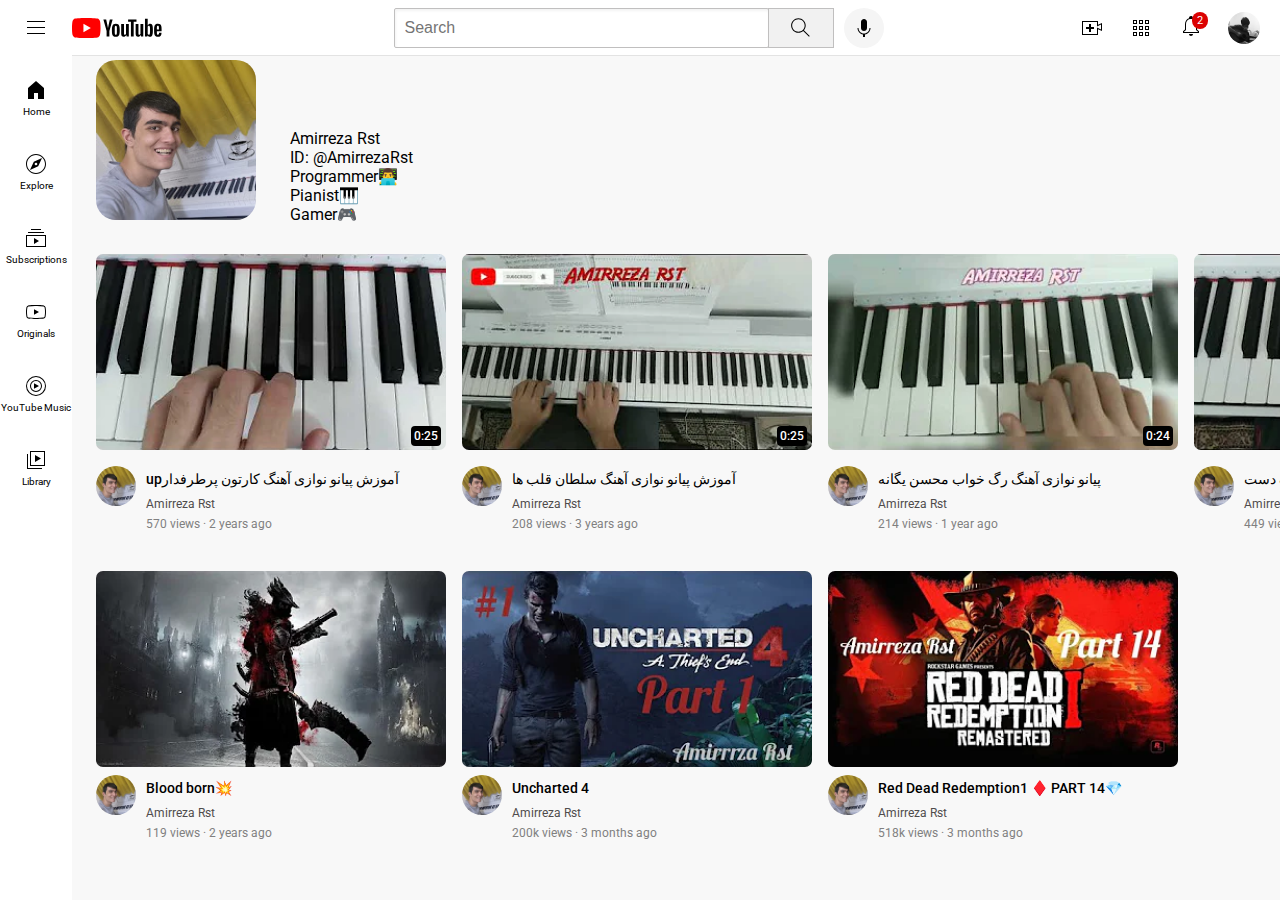
<file: index.html>
<!DOCTYPE html>
<html>
    <head>
        <title>YouTube (grid) @Amirreza Rst</title>

         
        <link rel="preconnect" href="https://fonts.googleapis.com">
        <link rel="preconnect" href="https://fonts.gstatic.com" crossorigin>
        <link href="https://fonts.googleapis.com/css2?family=Roboto:ital,wght@0,400;0,700;1,500&display=swap" rel="stylesheet">


            <link rel="stylesheet" href="styles/general.css">
            <link rel="stylesheet" href="styles/header.css">
            <link rel="stylesheet" href="styles/video.css">
            <link rel="stylesheet" href="styles/sidebar.css">
    </head>
    <body>
      <header></header>
      <nav></nav>
        <header class="header">
            <div class="left-section">
                <img class="hamburger-menu" src="icons/hamburger-menu.svg">
                <img class="youtube-logo" src="icons/youtube-logo.svg">
            </div>
            <div class="middle-section">
                <input class="search-bar" type="text" placeholder="Search">
                <button class="search-button">
                  <img class="search-icon" src="icons/search.svg">
                  <div class="tooltip">Search</div>
                </button>
                <!-- Put position absolute inside position relative-->
                <button class="voice-search-button">
                  <img class="voice-search-icon" src="icons/voice-search-icon.svg">
                    <div class="tooltip">Search with your voice</div>
                </button>
            </div>
            <div class="right-section">
              <div class="upload-icon-container">
                <img class="upload-icon" src="icons/upload.svg">
                <div class="tooltip">Create</div>
              </div>
                
                <img class="youtube-apps-icon" src="icons/youtube-apps.svg">

                <div class="notifications-icon-container">
                  <img class="notifications-icon" src="icons/notifications.svg">
                  <div class="notifications-count">2</div>
                </div>

                <img class="current-user-picture" src="channel-pictures/channels2_profile.jpg">
            </div>
            
        </header>
    
        <nav class="sidebar">
          <div class="sidebar-link">
            <img src="icons/home.svg">
            <div>Home</div>
          </div>
          <div class="sidebar-link">
            <img src="icons/explore.svg">
            <div>Explore</div>
          </div>
          <div class="sidebar-link">
            <img src="icons/subscriptions.svg">
            <div>Subscriptions</div>
          </div>
          <div class="sidebar-link">
            <img src="icons/originals.svg">
            <div>Originals</div>
          </div>
          <div class="sidebar-link">
            <img src="icons/youtube-music.svg">
            <div>YouTube Music</div>
          </div>
          <div class="sidebar-link">
            <img src="icons/library.svg">
            <div>Library</div>
          </div>
        </nav>


        <main>
          
          <div class="Amirreza-preview">
            <div class="channel-picture2">
             <img class="channel-picture2" src="channel-pictures/channels4_profile.jpg"></div>
            <div class="Amirreza-info">

             
               
             <p>
               Amirreza Rst
             </p>

             <p>
               ID: @AmirrezaRst
             </p>
             <p>
               Programmer👨‍💻
             </p>
             <p>
               Pianist🎹
             </p>
             <p>
               Gamer🎮
             </p>
            </div>

       </div>

       
<section class="video-grid">

   <div class="video-preview">

       <div class="thumbnail-row">
         <img class="thumbnail" src="thumbnails/hqdefault.webp">
       <div class="video-time">0:25</div>
       </div>
       <div class="video-info-grid">
         <div class="channel-picture">
           <img class="profile-picture" src="channel-pictures/channels3_profile.jpg"></div>
         <div class="video-info">
           <p class="video-title">
             upآموزش پیانو نوازی آهنگ کارتون پرطرفدار
          </p>
          <p class="video-author">
              Amirreza Rst
          </p>
          <p class="video-stats">
              570 views &#183; 2 years ago
          </p>
         </div>
         

       </div>  

   </div>

   <div class="video-preview">

     <div class="thumbnail-row">
       <img class="thumbnail" src="thumbnails/hqdefault (1).webp">
       <div class="video-time">0:25</div>
     </div>
     <div class="video-info-grid">
       <div class="channel-picture">
         <img class="profile-picture" src="channel-pictures/channels3_profile.jpg">
       </div>
       <div class="video-info">
         <p class="video-title">
           آموزش پیانو نوازی آهنگ سلطان قلب ها
         </p>
         <p class="video-author">
             Amirreza Rst
         </p>
         <p class="video-stats">
             208 views &#183; 3 years ago
         </p>
       </div>

     </div>
     


   </div>
   
   <div class="video-preview">

     <div class="thumbnail-row">
       <img class="thumbnail" src="thumbnails/hqdefault (2).webp">
       <div class="video-time">0:24</div>
     </div>
     <div class="video-info-grid">
        <div class="channel-picture">
         <img class="profile-picture" src="channel-pictures/channels3_profile.jpg">
        </div>
        <div class="video-info">
         <p class="video-title">
           پیانو نوازی آهنگ رگ خواب محسن یگانه
         </p>
         <p class="video-author">
             Amirreza Rst
         </p>
         <p class="video-stats">
             214 views &#183; 1 year ago
         </p>
        </div>

     </div>         

   </div>

   <div class="video-preview">
     <div class="thumbnail-row">
       <img class="thumbnail" src="thumbnails/hqdefault (3).webp">
       <div class="video-time">0:22</div>
     </div>
     <div class="video-info-grid">
       <div class="channel-picture">
         <img class="profile-picture" src="channel-pictures/channels3_profile.jpg">
       </div>
       <div class="video-info">
         <p class="video-title">
           پیانو نوازی آهنگ سلطان قلبها با یک دست🎹
        </p>

        <p class="video-author">
           Amirreza Rst
        </p>

        <p class="video-stats">
            449 views &#183; 2 years ago
        </p>
       </div>

     </div>
     


   </div>

   <div class="video-preview">
     <div><img class="thumbnail" src="thumbnails/hqdefault (4).webp"></div>
     <div class="video-info-grid">
       <div class="channel-picture">
         <img class="profile-picture" src="channel-pictures/channels3_profile.jpg">
       </div>
       <div class="video-info">
         <p class="video-title">
           Blood born💥
         </p>
         <p class="video-author">
          Amirreza Rst
         </p>
         <p class="video-stats">
           119 views &#183; 2 years ago
         </p>
       </div>

     </div>
       

   </div>

   <div class="video-preview">
       <div><img class="thumbnail" src="thumbnails/hqdefault (5).webp"></div>
       <div class="video-info-grid">
         <div class="channel-picture">
           <img class="profile-picture" src="channel-pictures/channels3_profile.jpg">
         </div>
         <div class="video-info">
           <p class="video-title">
               Uncharted 4
           </p>
           <p class="video-author">
            Amirreza Rst
           </p>
           <p class="video-stats">
             200k views &#183; 3 months ago
           </p>
         </div>

       </div>
         

     </div>


     <div class="video-preview">
       <div><img class="thumbnail" src="thumbnails/hqdefault (6).webp"></div>
       <div class="video-info-grid">
         <div class="channel-picture">
           <img class="profile-picture" src="channel-pictures/channels3_profile.jpg">
         </div>
         <div class="video-info">
           <p class="video-title">
               Red Dead Redemption1 ♦️ PART 14💎
           </p>
           <p class="video-author">
            Amirreza Rst
           </p>
           <p class="video-stats">
             518k views &#183; 3 months ago
           </p>
         </div>

       </div>
         

     </div>

</section>
        </main>
    </body>
</html>
</file>
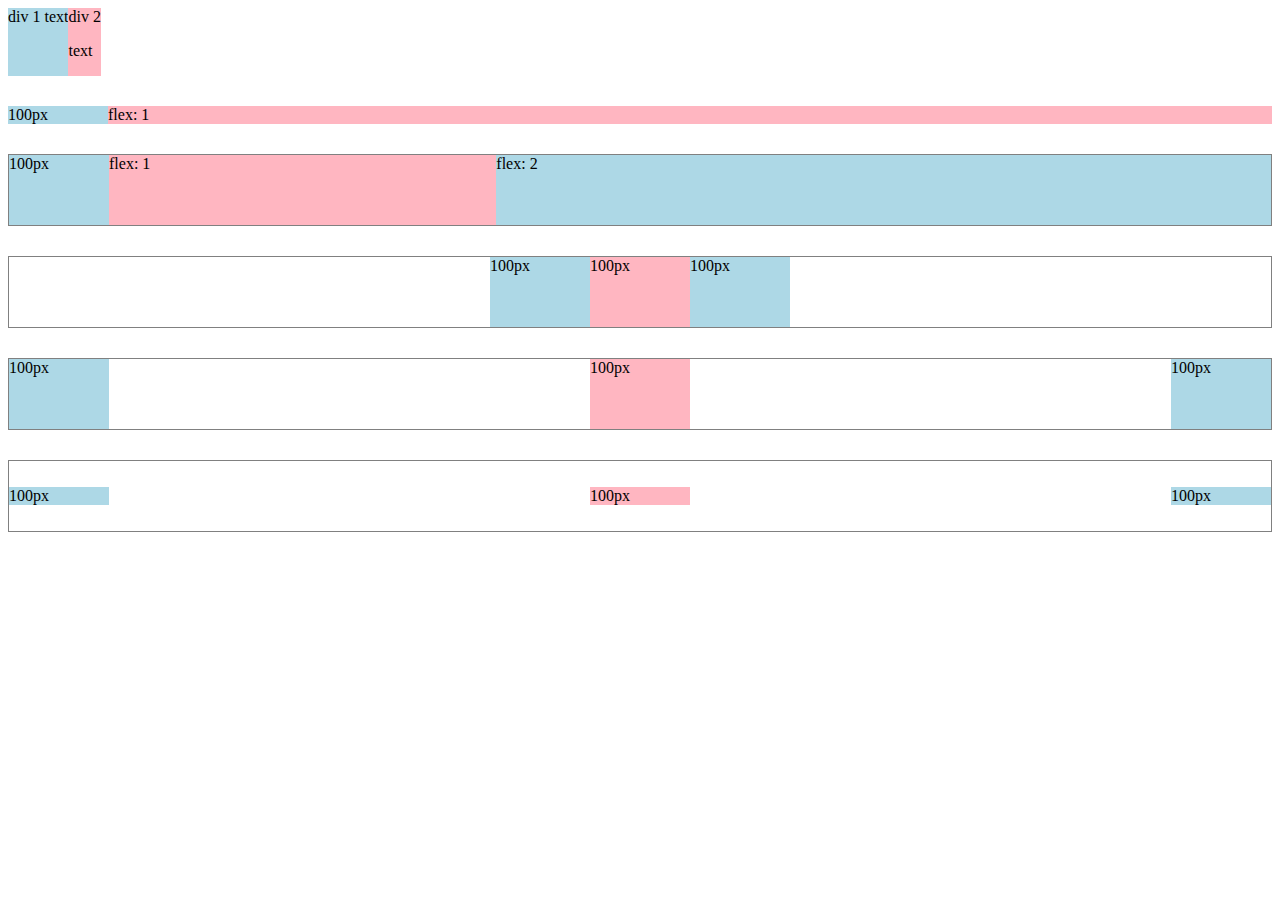
<file: flexbox.html>
<!DOCTYPE html>
<html>
    <head>
        <title>Flexbox Practice</title>
    </head>
    <body style="padding-bottom: 100px;">
        <div style="display: flex;
        flex-direction: row;">
            <div style="background-color: lightblue;">div 1 text</div>
            <div style="background-color: lightpink;">div 2 <p>text</p></div>
        </div>

        <div style="display: flex;
        flex-direction: row;
        margin-top: 30px;">
            <div style="background-color: lightblue;
            width: 100px;">100px</div>
            <div style="background-color: lightpink;
            flex: 1;">flex: 1</div>
        </div>


        <div style="display: flex;
        flex-direction: row;
        margin-top: 30px;
        height: 70px;
        border-width: 1px;
        border-style: solid;
        border-color: gray;">
            <div style="background-color: lightblue;
            width: 100px;">100px</div>
            <div style="background-color: lightpink;
            flex: 1;">flex: 1</div>
            <div style="background-color: lightblue;
            flex: 2;">flex: 2</div>
        </div>


        <div style="display: flex;
        flex-direction: row;
        justify-content: center;
        margin-top: 30px;
        height: 70px;
        border-width: 1px;
        border-style: solid;
        border-color: gray;">
            <div style="background-color: lightblue;
            width: 100px;">100px</div>
            <div style="background-color: lightpink;
            width: 100px;">100px</div>
            <div style="background-color: lightblue;
            width: 100px;">100px</div>
        </div>


        <div style="display: flex;
        flex-direction: row;
        justify-content: space-between;
        margin-top: 30px;
        height: 70px;
        border-width: 1px;
        border-style: solid;
        border-color: gray;">
            <div style="background-color: lightblue;
            width: 100px;">100px</div>
            <div style="background-color: lightpink;
            width: 100px;">100px</div>
            <div style="background-color: lightblue;
            width: 100px;">100px</div>
        </div>


        <div style="display: flex;
        flex-direction: row;
        justify-content: space-between;
        align-items: center;
        margin-top: 30px;
        height: 70px;
        border-width: 1px;
        border-style: solid;
        border-color: gray;">
            <div style="background-color: lightblue;
            width: 100px;">100px</div>
            <div style="background-color: lightpink;
            width: 100px;">100px</div>
            <div style="background-color: lightblue;
            width: 100px;">100px</div>
        </div>
    </body>
</html>
</file>
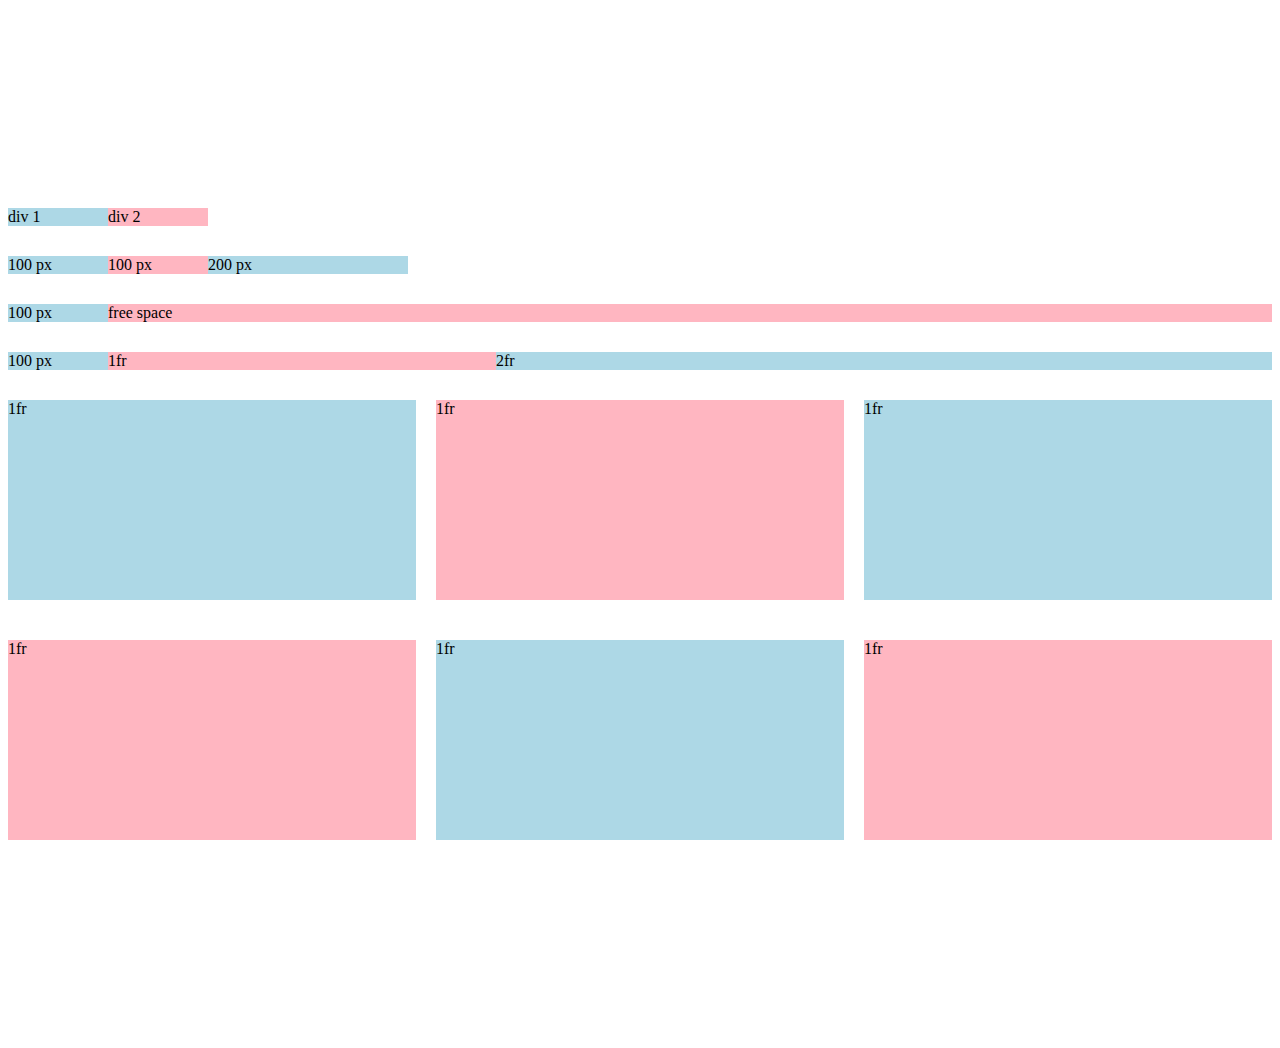
<file: grid.html>
<!DOCTYPE html>
<html>
    <head>
        <title>Grid Practice</title>
    </head>
    <body style="padding-bottom: 200px; padding-top: 200px;">
        <div style="display: grid;
            grid-template-columns: 100px 100px;">
            <div style="background-color: lightblue;">div 1</div>
            <div style="background-color: lightpink;">div 2</div>
        </div>

        <div style="display: grid;
        margin-top: 30px;
        grid-template-columns: 100px 100px 200px;">
        <div style="background-color: lightblue;">100 px</div>
        <div style="background-color: lightpink;">100 px</div>
        <div style="background-color: lightblue;">200 px</div>
    </div>

 <div style="display: grid;
    margin-top: 30px;
    grid-template-columns: 100px 1fr;">
    <div style="background-color: lightblue;">100 px</div>
    <div style="background-color: lightpink;">free space</div>
  </div>

      
  <div style="display: grid;
  margin-top: 30px;
  grid-template-columns: 100px 1fr 2fr;">
  <div style="background-color: lightblue;">100 px</div>
  <div style="background-color: lightpink;">1fr</div>
  <div style="background-color: lightblue;">2fr</div>
   </div>

   <div style="display: grid;
   margin-top: 30px;
   grid-template-columns: 1fr 1fr 1fr;
   column-gap: 20px;
   row-gap: 40px;">
   <div style="background-color: lightblue; height: 200px;">1fr</div>
   <div style="background-color: lightpink; height: 200px;">1fr</div>
   <div style="background-color: lightblue; height: 200px;">1fr</div>
   <div style="background-color: lightpink; height: 200px;">1fr</div>
   <div style="background-color: lightblue; height: 200px;">1fr</div>
   <div style="background-color: lightpink; height: 200px;">1fr</div>
    </div>
    </body>
</html>
</file>
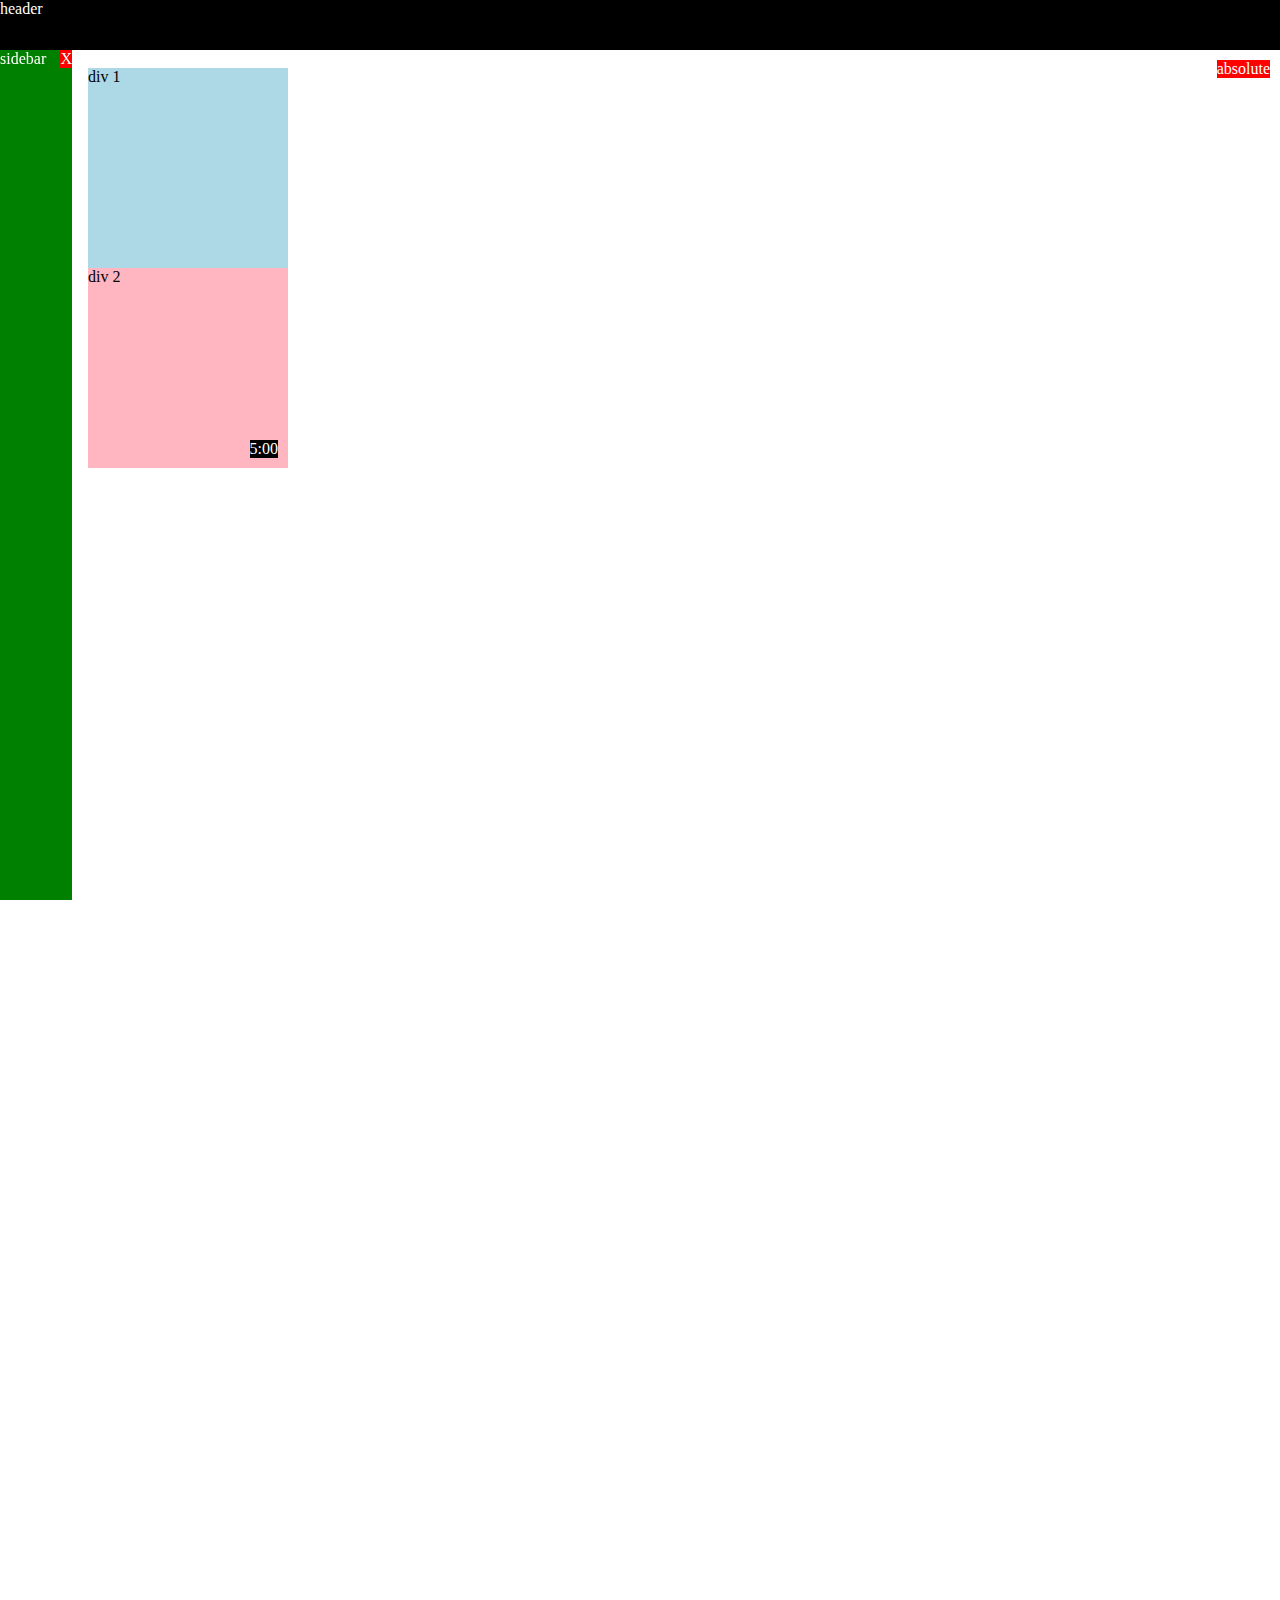
<file: position.html>
<!DOCTYPE html>
<html>
    <head>
        <title>Position Practice</title>
    </head>
    <body style="height: 3000px;
    padding-top: 60px;
    padding-left: 80px;">
        <div style="background-color: black;
        color: white;
        position: fixed;
        top: 0px;
        bottom: 0px;
        left: 0px;
        right: 0px;
        height: 50px;
        z-index: 100;">header</div>

           <div style="background-color: green;
           color: white;
           position: fixed;
           left: 0;
           bottom: 0;
           top: 50px;
           width: 72px;">
            sidebar
            <div style="
            position: absolute;
            background-color: red;
            color: white;
            top: 0px;
            right: 0px;">
             X
            </div>
 
           </div>


           <div style="
           position: absolute;
           background-color: red;
           color: white;
           top: 60px;
           right: 10px;">
            absolute
           </div>




        <div style="background-color: lightblue;
        height: 200px;
        width: 200px;
        position: static;">div 1</div>
        <div style="background-color: lightpink;
        height: 200px;
        width: 200px;
        position: relative;
        ">div 2
          <div style="
          position: absolute;
          background-color: black;
          color: white;
          bottom: 10px;
          right: 10px;">
           5:00
          </div>  
        </div>
    </body>
</html>
</file>
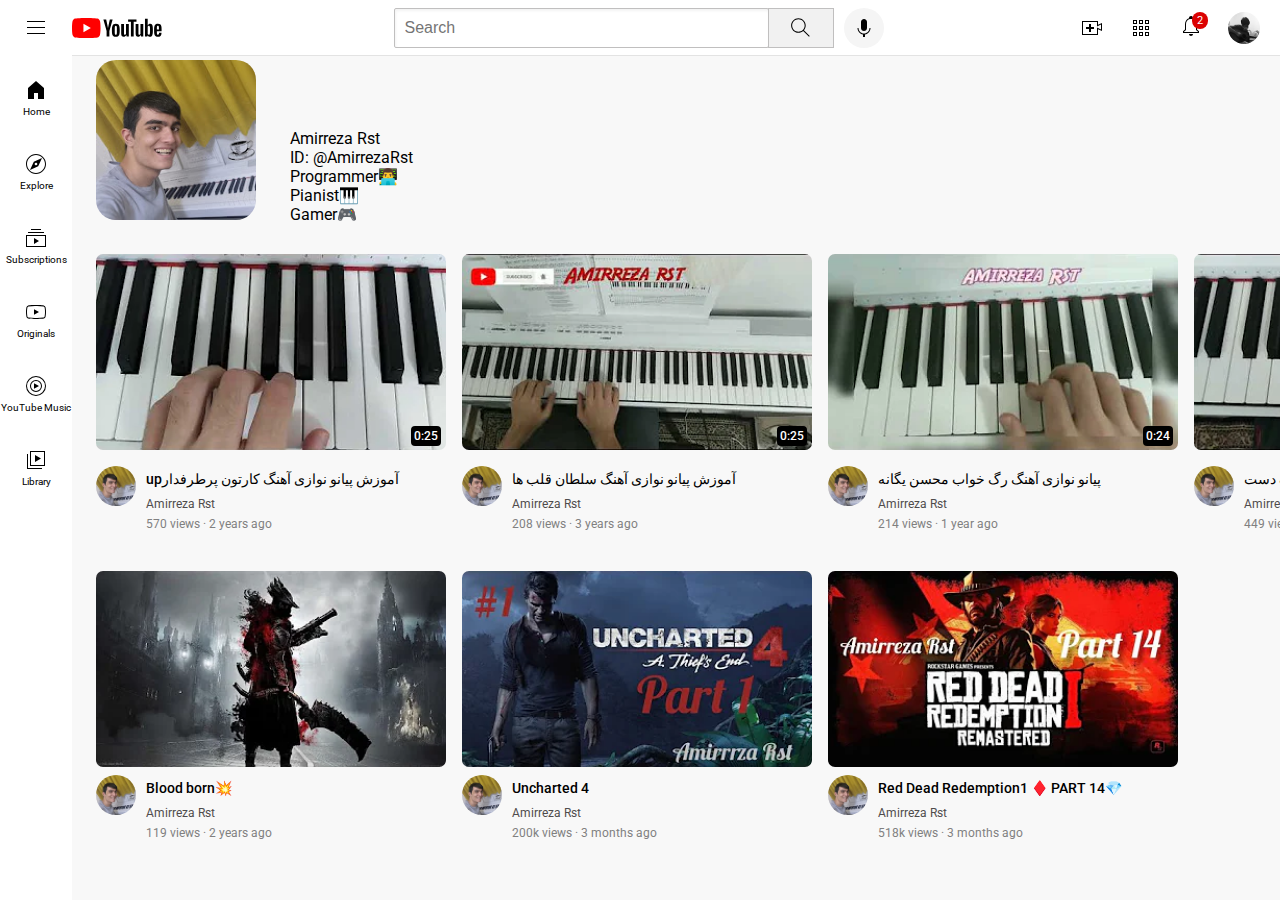
<file: youtube(grid).html>
<!DOCTYPE html>
<html>
    <head>
        <title>YouTube (grid) @Amirreza Rst</title>

         
        <link rel="preconnect" href="https://fonts.googleapis.com">
        <link rel="preconnect" href="https://fonts.gstatic.com" crossorigin>
        <link href="https://fonts.googleapis.com/css2?family=Roboto:ital,wght@0,400;0,700;1,500&display=swap" rel="stylesheet">


            <link rel="stylesheet" href="styles/general.css">
            <link rel="stylesheet" href="styles/header.css">
            <link rel="stylesheet" href="styles/video.css">
            <link rel="stylesheet" href="styles/sidebar.css">
    </head>
    <body>
      <header></header>
      <nav></nav>
        <header class="header">
            <div class="left-section">
                <img class="hamburger-menu" src="icons/hamburger-menu.svg">
                <img class="youtube-logo" src="icons/youtube-logo.svg">
            </div>
            <div class="middle-section">
                <input class="search-bar" type="text" placeholder="Search">
                <button class="search-button">
                  <img class="search-icon" src="icons/search.svg">
                  <div class="tooltip">Search</div>
                </button>
                <!-- Put position absolute inside position relative-->
                <button class="voice-search-button">
                  <img class="voice-search-icon" src="icons/voice-search-icon.svg">
                    <div class="tooltip">Search with your voice</div>
                </button>
            </div>
            <div class="right-section">
              <div class="upload-icon-container">
                <img class="upload-icon" src="icons/upload.svg">
                <div class="tooltip">Create</div>
              </div>
                
                <img class="youtube-apps-icon" src="icons/youtube-apps.svg">

                <div class="notifications-icon-container">
                  <img class="notifications-icon" src="icons/notifications.svg">
                  <div class="notifications-count">2</div>
                </div>

                <img class="current-user-picture" src="channel-pictures/channels2_profile.jpg">
            </div>
            
        </header>
    
        <nav class="sidebar">
          <div class="sidebar-link">
            <img src="icons/home.svg">
            <div>Home</div>
          </div>
          <div class="sidebar-link">
            <img src="icons/explore.svg">
            <div>Explore</div>
          </div>
          <div class="sidebar-link">
            <img src="icons/subscriptions.svg">
            <div>Subscriptions</div>
          </div>
          <div class="sidebar-link">
            <img src="icons/originals.svg">
            <div>Originals</div>
          </div>
          <div class="sidebar-link">
            <img src="icons/youtube-music.svg">
            <div>YouTube Music</div>
          </div>
          <div class="sidebar-link">
            <img src="icons/library.svg">
            <div>Library</div>
          </div>
        </nav>


        <main>
          
          <div class="Amirreza-preview">
            <div class="channel-picture2">
             <img class="channel-picture2" src="channel-pictures/channels4_profile.jpg"></div>
            <div class="Amirreza-info">

             
               
             <p>
               Amirreza Rst
             </p>

             <p>
               ID: @AmirrezaRst
             </p>
             <p>
               Programmer👨‍💻
             </p>
             <p>
               Pianist🎹
             </p>
             <p>
               Gamer🎮
             </p>
            </div>

       </div>

       
<section class="video-grid">

   <div class="video-preview">

       <div class="thumbnail-row">
         <img class="thumbnail" src="thumbnails/hqdefault.webp">
       <div class="video-time">0:25</div>
       </div>
       <div class="video-info-grid">
         <div class="channel-picture">
           <img class="profile-picture" src="channel-pictures/channels3_profile.jpg"></div>
         <div class="video-info">
           <p class="video-title">
             upآموزش پیانو نوازی آهنگ کارتون پرطرفدار
          </p>
          <p class="video-author">
              Amirreza Rst
          </p>
          <p class="video-stats">
              570 views &#183; 2 years ago
          </p>
         </div>
         

       </div>  

   </div>

   <div class="video-preview">

     <div class="thumbnail-row">
       <img class="thumbnail" src="thumbnails/hqdefault (1).webp">
       <div class="video-time">0:25</div>
     </div>
     <div class="video-info-grid">
       <div class="channel-picture">
         <img class="profile-picture" src="channel-pictures/channels3_profile.jpg">
       </div>
       <div class="video-info">
         <p class="video-title">
           آموزش پیانو نوازی آهنگ سلطان قلب ها
         </p>
         <p class="video-author">
             Amirreza Rst
         </p>
         <p class="video-stats">
             208 views &#183; 3 years ago
         </p>
       </div>

     </div>
     


   </div>
   
   <div class="video-preview">

     <div class="thumbnail-row">
       <img class="thumbnail" src="thumbnails/hqdefault (2).webp">
       <div class="video-time">0:24</div>
     </div>
     <div class="video-info-grid">
        <div class="channel-picture">
         <img class="profile-picture" src="channel-pictures/channels3_profile.jpg">
        </div>
        <div class="video-info">
         <p class="video-title">
           پیانو نوازی آهنگ رگ خواب محسن یگانه
         </p>
         <p class="video-author">
             Amirreza Rst
         </p>
         <p class="video-stats">
             214 views &#183; 1 year ago
         </p>
        </div>

     </div>         

   </div>

   <div class="video-preview">
     <div class="thumbnail-row">
       <img class="thumbnail" src="thumbnails/hqdefault (3).webp">
       <div class="video-time">0:22</div>
     </div>
     <div class="video-info-grid">
       <div class="channel-picture">
         <img class="profile-picture" src="channel-pictures/channels3_profile.jpg">
       </div>
       <div class="video-info">
         <p class="video-title">
           پیانو نوازی آهنگ سلطان قلبها با یک دست🎹
        </p>

        <p class="video-author">
           Amirreza Rst
        </p>

        <p class="video-stats">
            449 views &#183; 2 years ago
        </p>
       </div>

     </div>
     


   </div>

   <div class="video-preview">
     <div><img class="thumbnail" src="thumbnails/hqdefault (4).webp"></div>
     <div class="video-info-grid">
       <div class="channel-picture">
         <img class="profile-picture" src="channel-pictures/channels3_profile.jpg">
       </div>
       <div class="video-info">
         <p class="video-title">
           Blood born💥
         </p>
         <p class="video-author">
          Amirreza Rst
         </p>
         <p class="video-stats">
           119 views &#183; 2 years ago
         </p>
       </div>

     </div>
       

   </div>

   <div class="video-preview">
       <div><img class="thumbnail" src="thumbnails/hqdefault (5).webp"></div>
       <div class="video-info-grid">
         <div class="channel-picture">
           <img class="profile-picture" src="channel-pictures/channels3_profile.jpg">
         </div>
         <div class="video-info">
           <p class="video-title">
               Uncharted 4
           </p>
           <p class="video-author">
            Amirreza Rst
           </p>
           <p class="video-stats">
             200k views &#183; 3 months ago
           </p>
         </div>

       </div>
         

     </div>


     <div class="video-preview">
       <div><img class="thumbnail" src="thumbnails/hqdefault (6).webp"></div>
       <div class="video-info-grid">
         <div class="channel-picture">
           <img class="profile-picture" src="channel-pictures/channels3_profile.jpg">
         </div>
         <div class="video-info">
           <p class="video-title">
               Red Dead Redemption1 ♦️ PART 14💎
           </p>
           <p class="video-author">
            Amirreza Rst
           </p>
           <p class="video-stats">
             518k views &#183; 3 months ago
           </p>
         </div>

       </div>
         

     </div>

</section>
        </main>
    </body>
</html>
</file>
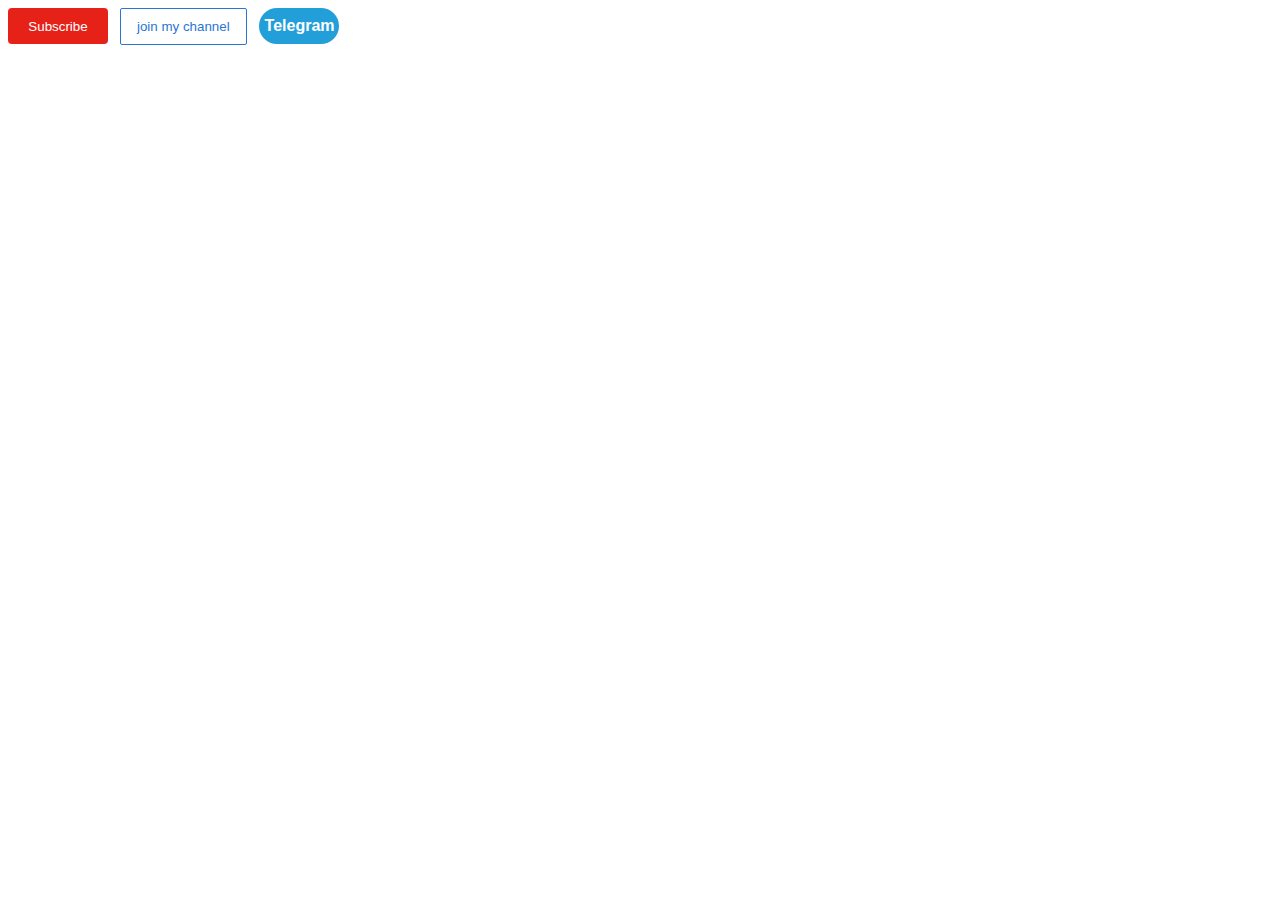
<file: intro-to-html/buttons.html>
<!DOCTYPE html>
<html>
 <head>
    <title>Buttons Amirreza</title>
   <link rel="stylesheet" href="buttons.css">
 </head>

    <body>
        <button class="Subscribe-button">
            Subscribe
        </button>
        
        <button class="join-button">
            join my channel
        </button>
        
        <button class="Telegram-button">
            Telegram
        </button>
    </body>
</html>
</file>
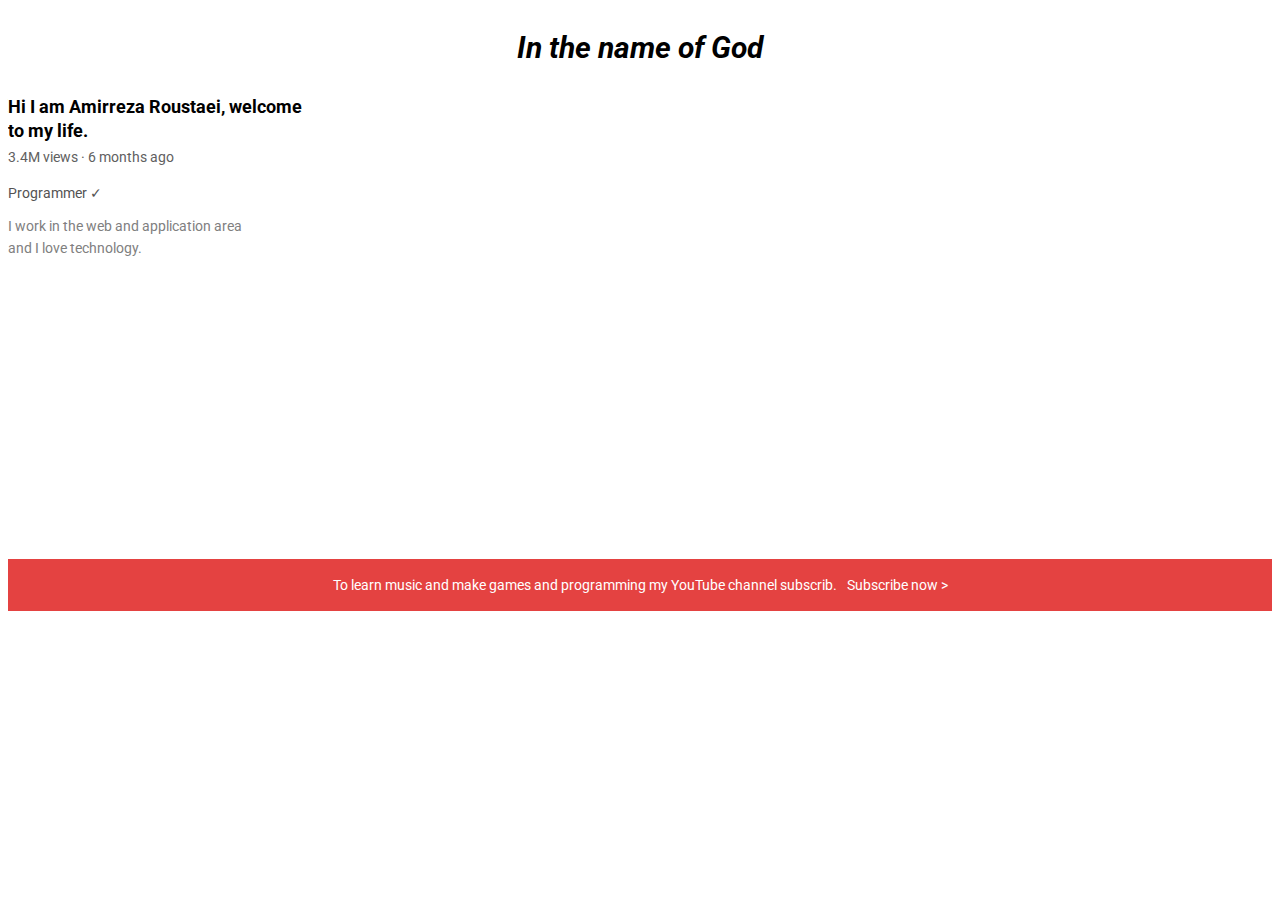
<file: intro-to-html/text.html>
<!DOCTYPE html>
<html lang="en">
<head>
    <title>Text Amirreza</title>

    <link rel="preconnect" href="https://fonts.googleapis.com">
    <link rel="preconnect" href="https://fonts.gstatic.com" crossorigin>
    <link href="https://fonts.googleapis.com/css2?family=Roboto:ital,wght@0,400;1,700&display=swap" rel="stylesheet">

   <link rel="stylesheet" href="text.css">
</head>
<body>
    <p class="moghadame-title">
        In the name of God
    </p>
    
    <p class="Amirreza-title">
        Hi I am Amirreza Roustaei, welcome to my life.
    </p>
    
    <p class="Amirreza-stats">
        3.4M views &#183; 6 months ago
    </p>
    
    <p class="Amirreza-author">
        Programmer &#10003;
    </p>
    
    <p class="Amirreza-description">
        I work in the web and application area and I love technology.
    </p>
    
    <p class="apple-text">
        To learn music and make games and programming my YouTube channel subscrib. <span class="youtube-link"> Subscribe now &gt; </span>  
    </p>
</body>
</html>
</file>
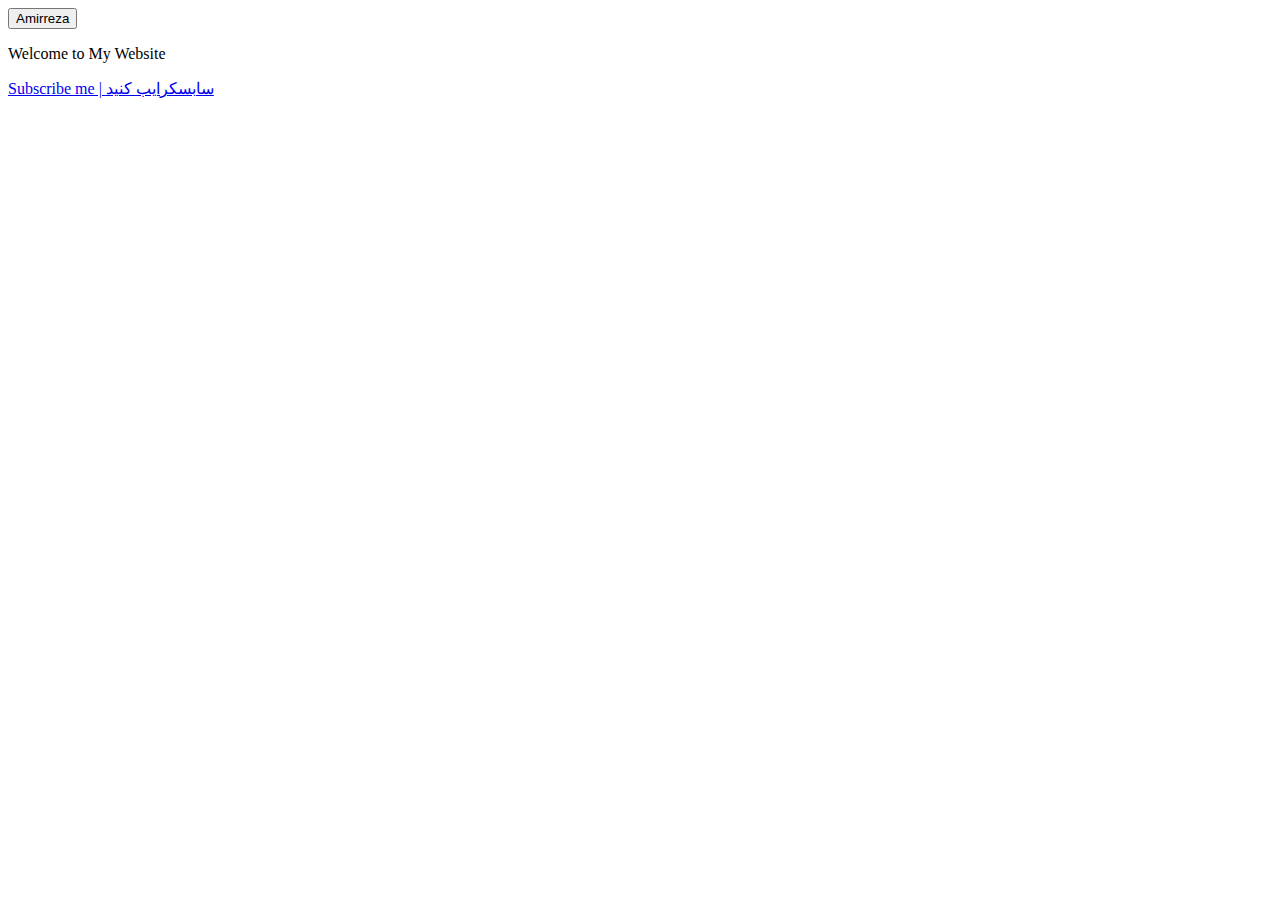
<file: intro-to-html/website.html>
<!DOCTYPE html>
<html>
    <head>
     <title>Amirreza Website</title>
    </head>
    <body>  
        <button>
            Amirreza
        </button>
        
        <p>
            Welcome to My Website
        </p>
        
        <a href="https://www.youtube.com/@AmirrezaRst" 
        target="_blank"> Subscribe me | سابسکرایب کنید </a>
    </body>
</html>
</file>
<file: styles/general.css>
p {
    margin-top: 0;
    margin-bottom: 0;
   }

body {
    /* This style below will be inherited */
    font-family: Roboto, Arial;
    margin: 0;
    padding-top: 60px;
    padding-left: 96px;
    padding-right: 24px;
    background-color: rgb(248, 248, 248);
}
</file>
<file: styles/header.css>
.header {
    height: 55px;

    display: flex;
    flex-direction: row;
    justify-content: space-between;

    position: fixed;
    top: 0;
    left: 0;
    right: 0;
    z-index: 100;

    background-color: white;
    border-bottom-width: 1px;
    border-bottom-style: solid;
    border-bottom-color: rgb(227, 227, 227);
}

.left-section {
    display: flex;
    align-items: center;
}

.hamburger-menu {
    height: 24px;
    margin-left: 24px;
    margin-right: 24px;
}

.youtube-logo {
    height: 20px;
}

.middle-section {
    flex: 1;
    margin-left: 70px;
    margin-right: 35px;
    max-width: 490px;
    display: flex;
    align-items: center;
}

.search-bar {
    flex: 1;
    height: 36px;
    padding-left: 10px;
    font-size: 16px;
    border-width: 1px;
    border-style: solid;
    border-color: rgb(192, 191, 191);
    border-radius: 2px;
    box-shadow: inset 1px 2px 3px
    rgb(0, 0, 0, 0.05);
    width: 0;
}

.search-bar::placeholder {
    font-size: 16px;
}

.search-button {
    height: 40px;
    width: 66px;
    background-color: rgb(241, 241, 241);
    border-width: 1px;
    border-style: solid;
    border-color: rgb(192, 191, 191);
    margin-left: -1px;
    margin-right: 10px;
}

.search-button,
.voice-search-button,
.upload-icon-container {
    position: relative;
    display: flex;
    justify-content: center;
    align-items: center;
}

.search-button .tooltip,
.voice-search-button .tooltip,
.upload-icon-container .tooltip {
  position: absolute;
  background-color: gray;
  color: white;
  padding-top: 4px;
  padding-right: 8px;
  padding-left: 8px;
  padding-bottom: 4px;
  border-radius: 2px;
  font-size: 12px;
  bottom: -24px;
  opacity: 0;
  transition: opacity 0.15s;
  pointer-events: none;
  white-space: nowrap;
}

.search-button:hover .tooltip,
.voice-search-button:hover .tooltip,
.upload-icon-container:hover .tooltip {
  opacity: 1;

}

.search-icon {
    height: 25px;
}

.voice-search-button {
    height: 40px;
    width: 40px;
    border-radius: 20px;
    border: none;
    background-color: rgb(245, 245, 245);
}

.voice-search-icon {
    height: 24px;
}

.right-section {
    width: 180px;
    margin-right: 20px;
    display: flex;
    align-items: center;
    justify-content: space-between;
}

.upload-icon {
    height: 24px;
}

.youtube-apps-icon {
    height: 24px;
}

.notifications-icon {
    height: 24px;
}
.notifications-icon-container {
    position: relative;
}
.notifications-count {
    position: absolute;
    top: -2px;
    right: -5px;
    background-color: rgb(219, 2, 2);
    color: white;
    font-size: 11px;
    padding-top: 2px;
    padding-left: 5px;
    padding-right: 5px;
    padding-bottom: 2px;
    border-radius: 10px;
}

.current-user-picture {
    height: 32px;
    border-radius: 16px;
}
</file>
<file: styles/video.css>
.Profile-channel {
  border-radius: 200px;
  display: inline-block;
  width: 160px;
  margin-bottom: 12px;
}




.thumbnail {
   width: 100%;
   border-radius: 7px;
}

.video-title {
  width: 300px;
  font-size: 14px;
  font-weight: 500;
  margin-top: 9px;
  margin-bottom: 10px;
}

.video-author {
  display: block;
  font-size: 12px;
  color: rgb(79, 76, 76);
  margin-bottom: 6px;
}

.video-stats {
  display: block;
  font-size: 12px;
  color: gray;
}



.channel-picture2 {
  display: inline-block;
  width: 160px;
  border-radius: 20px;
}


.profile-picture {
  width: 40px;
  border-radius: 50px;
  margin-top: 4px;
  margin-bottom: 20px;
}

.thumbnail-row {
  margin-bottom: 8px;
  position: relative;

}

.video-info-grid {
  display: grid;
  grid-template-columns: 50px 1fr;
  
}

.Amirreza-preview {
  display: block;
}
.Amirreza-info {
  display: inline-block;
  width: 300px;
  margin-left: 30px;
  margin-bottom: 30px;
}
.Amirrrza-picture {
  display: inline-block;
  vertical-align: top;
}

.video-grid {
     display: grid;
     grid-template-columns: 1fr 1fr 1fr;
     column-gap: 16px;
     row-gap: 40px;
}

@media (max-width: 750px) {
  .video-grid {
    grid-template-columns: 1fr 1fr;
  }
}

@media (max-width: 751px) and (min-width: 999px)
{
  .video-grid {
    grid-template-columns: 1fr 1fr 1fr;
  }
}

 @media (min-width: 1000px) {
  .video-grid {
    grid-template-columns: 1fr 1fr 1fr 1fr;
  }
}   

.video-time {
  font-size: 12px;
  font-weight: 500;
  padding-top: 3px;
  padding-left: 3px;
  padding-right: 3px;
  padding-bottom: 3px;
  border-radius: 4px;
  background-color: black;
  color: white;
  position: absolute;
  bottom: 8px;
  right: 5px;
}
</file>
<file: styles/sidebar.css>
.sidebar {
    position: fixed;
    left: 0;
    bottom: 0;
    top: 55px;
    background-color: white;
    width: 72px;
    z-index: 200;
    padding-top: 5px;
}

.sidebar-link {
    height: 74px;
    display: flex;
    justify-content: center;
    align-items: center;
    flex-direction: column;
    cursor: pointer;
}
.sidebar-link:hover {
    background-color: rgb(235, 235, 235);
}

.sidebar-link img {
    height: 24px;
    margin-bottom: 4px;
}

.sidebar-link div {
    font-size: 10px;
}
</file>
<file: intro-to-html/buttons.css>
.Subscribe-button {
    background-color: rgb(230, 33, 23);
    color: rgb(255, 255, 255);
    border: none;
    height: 36px;
    width: 100px;
    border-radius: 4px;
    cursor: pointer;
    margin-right: 8px;  /*برای فاصله با دکمه سمت راستی*/
    transition: opacity 1s;
    vertical-align: top;

}
.Subscribe-button:hover {
    opacity: 0.4;

}
.Subscribe-button:active {
    background-color: orange;
}



.join-button {
   background-color: white;
   color: rgb(41, 118, 211);
   border-color: rgb(41, 118, 211);
   border-style: solid;
   border-width: 1px;
  /* height: 36px;
   width: 62px;
   */
   border-radius: 2px;
   cursor: pointer;
   transition: background-color 1s;
   transition: color 1s;
   padding-left: 16px;
   padding-top: 10px;
   padding-bottom: 10px;
   padding-right: 16px;

}
.join-button:hover {
    background-color: rgb(41, 118, 211);
    color: white;
}
.join-button:active {
    opacity: 0.7;
}



.Telegram-button {
    background-color: rgb(34, 158, 217);
    color: white;
    border: none;
    height: 36px;
    width: 80px;
    border-radius: 18px;
    font-weight: bold;
    font-size: 16px;
    cursor: pointer;
    margin-left: 8px;  /*برای فاصله با دکمه سمت چپی*/
    transition: box-shadow 0.15s;
    vertical-align: top;
    
}
.Telegram-button:hover {
    box-shadow: 5px 5px 10px rgba(0, 0, 0, 0.15);
}
.Telegram-button:active {
    opacity: 0.6;
}
</file>
<file: intro-to-html/text.css>
.moghadame-title {
    font-family: Roboto;
    font-size: 30px;
    font-weight: bold;
    font-style: italic;
    text-align: center;
}

.Amirreza-title {
font-family: Roboto;
font-weight: bold;
font-size: 18px;
width: 300px;
line-height: 24px;
margin-bottom: 6px;
}

.Amirreza-stats {
font-family: Roboto;
font-size: 14px;
color: rgb(96, 96, 96);
margin-top: 0px;
margin-bottom: 0px;
}

.Amirreza-author {
    font-family: Roboto;
    font-size: 14px;
    color: rgb(83, 82, 82);
    margin-top: 20px;
}

.Amirreza-description {
 font-family: Roboto;
 font-size: 14px;
 color: gray;
 width: 250px;
 line-height: 22px;
 margin-bottom: 300px;
}

.apple-text {
font-family: Roboto;
margin-bottom: 50px;
font-size: 14px;
background-color: rgb(228, 66, 65);
color: white;
text-align: center;
padding-top: 18px;
padding-bottom: 18px;
}

.youtube-link {
cursor: pointer;
margin-left: 7px;

}
.youtube-link:hover {
text-decoration: underline;
}
</file>
